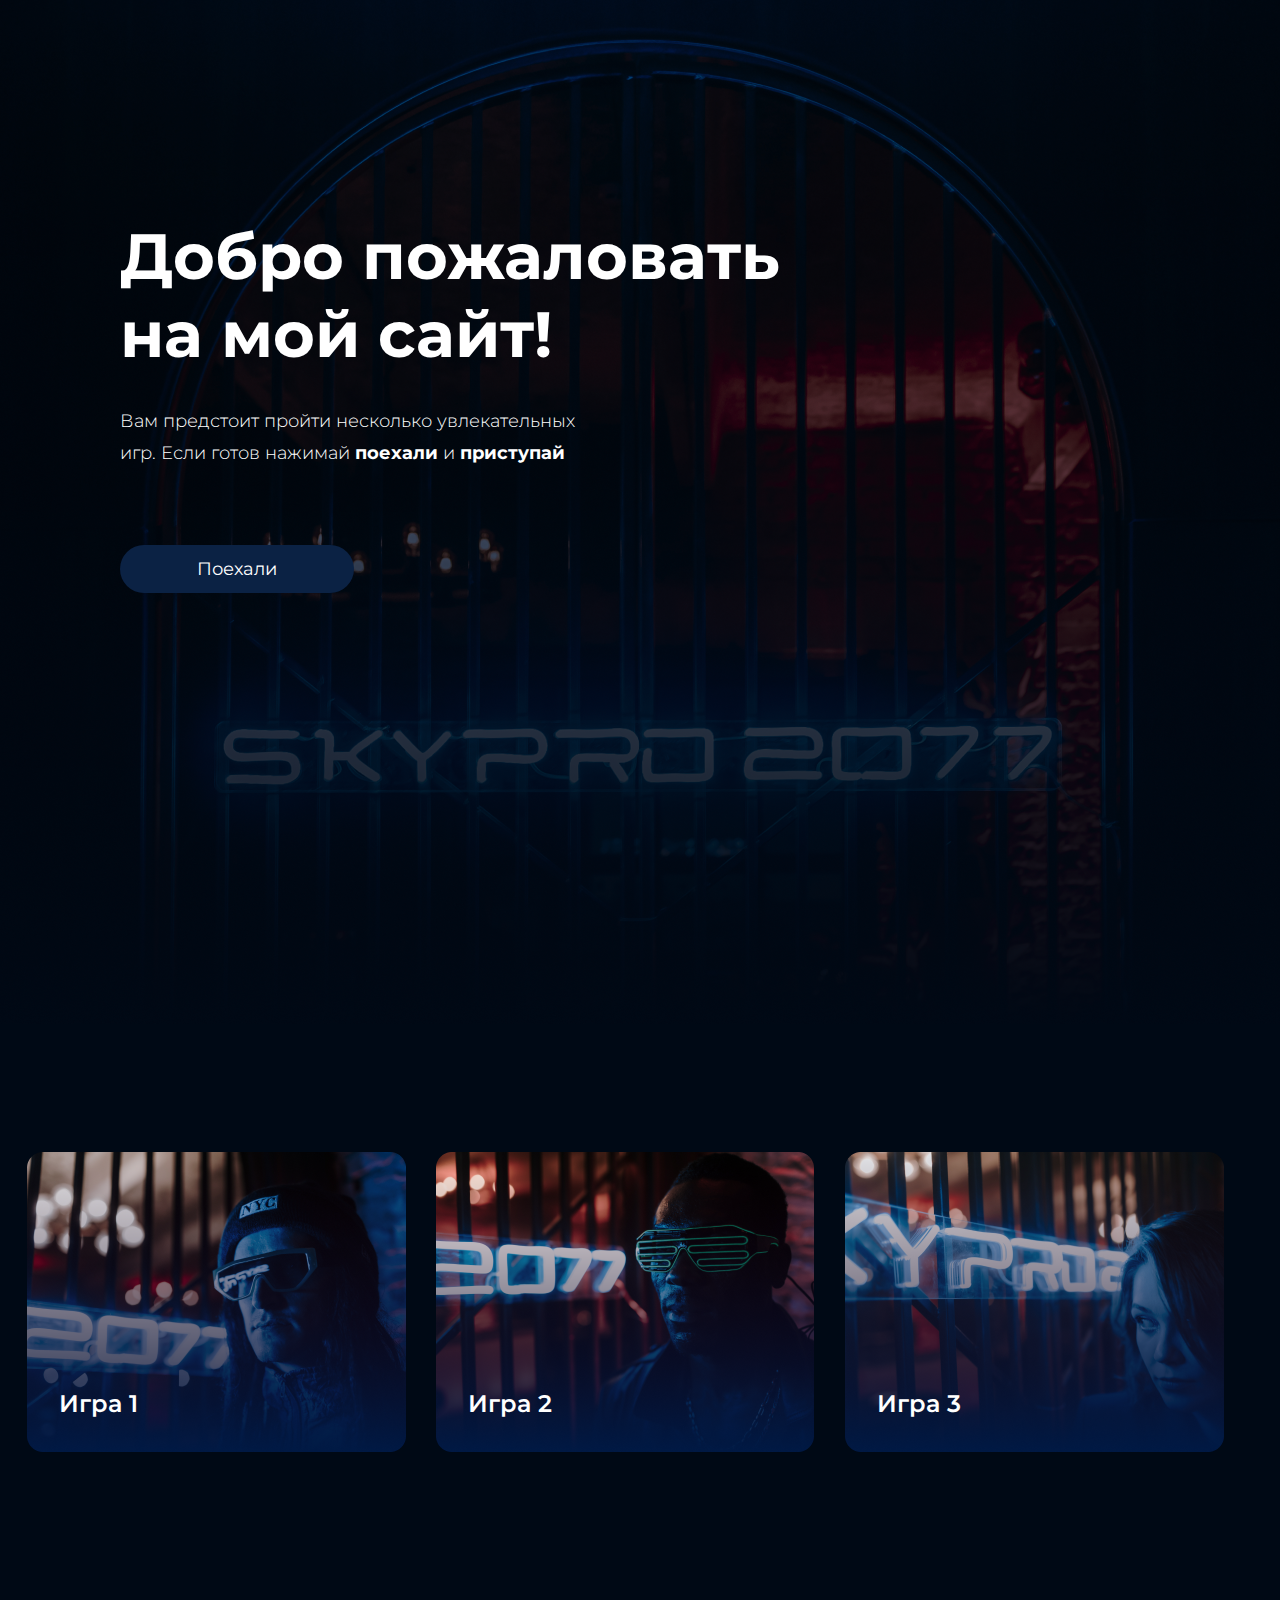
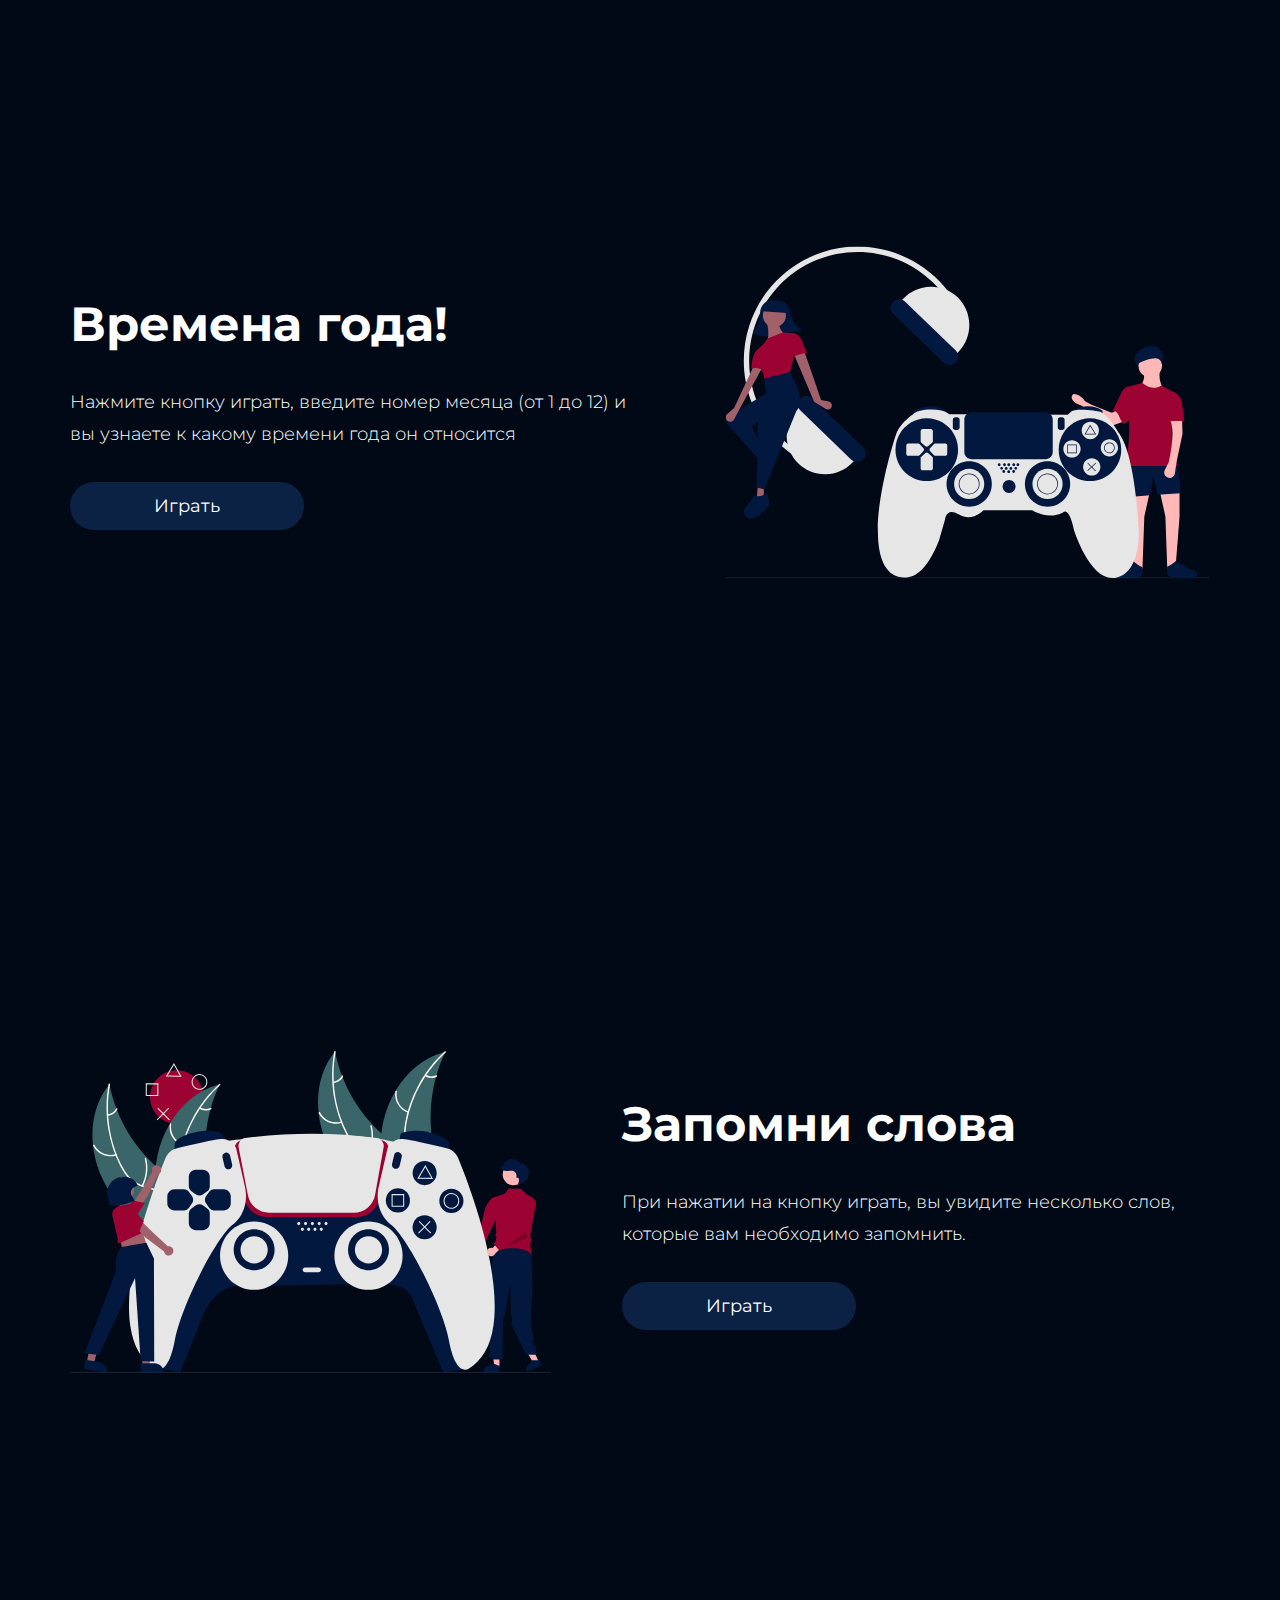
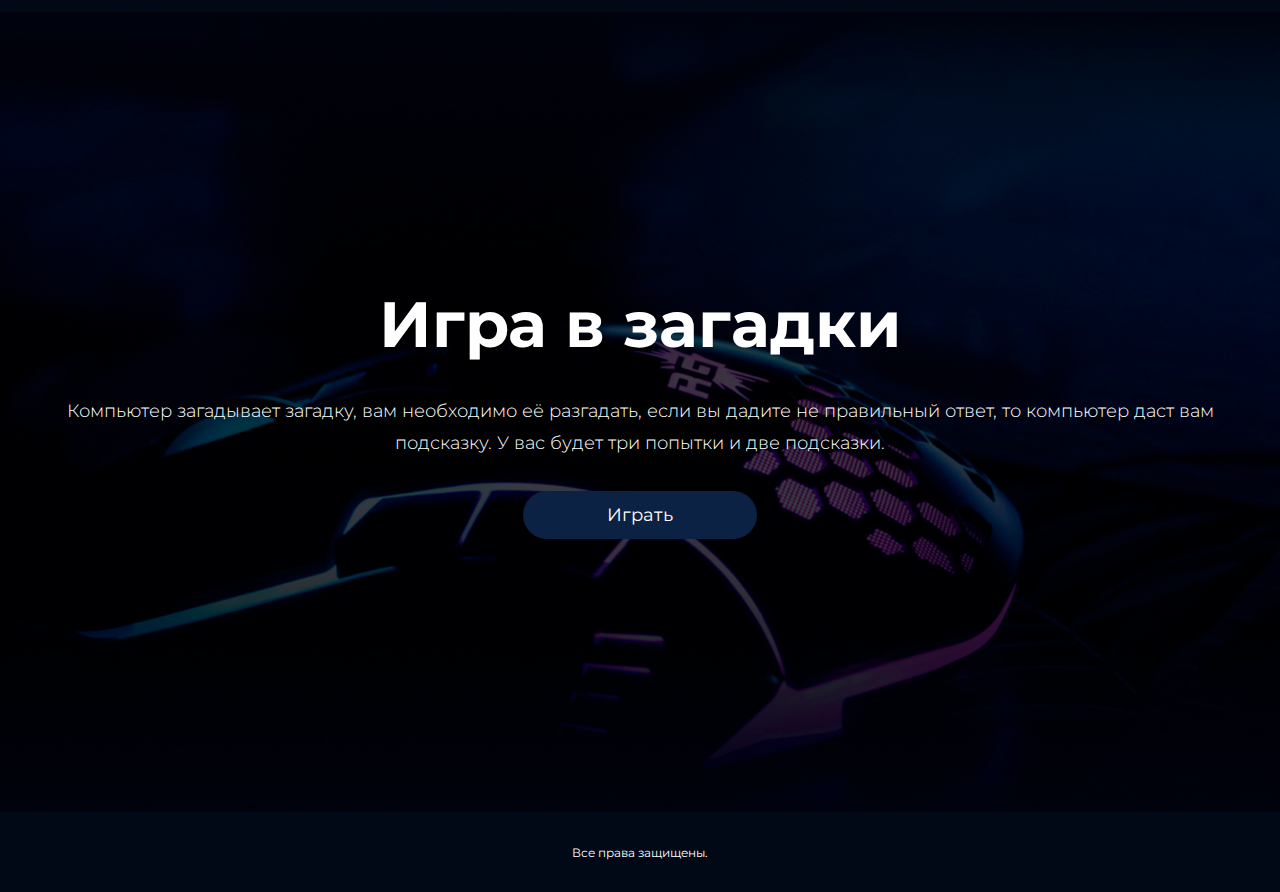
<file: index.html>
<!DOCTYPE html>
<html lang="en">
<head>
  <meta charset="UTF-8">
  <meta http-equiv="X-UA-Compatible" content="IE=edge">
  <meta name="viewport" content="width=device-width, initial-scale=1.0">
  <title>Document</title>
  <link rel="stylesheet" href="style.css">
  <link rel="stylesheet" href="https://fonts.googleapis.com/css2?family=Montserrat">
  <script defer src="script.js"></script>
</head>
<body>
  <header class="header">
    <h1 class="title title_place_header">Добро пожаловать<br>на мой сайт!</h1>
    <h4 class="subtitle subtitle_place_header">
      Вам предстоит пройти несколько увлекательных игр. Если готов нажимай <span class="header__span">поехали</span> и <span class="header__span">приступай</span>
    </h4>
    <a href="#" class="button button_place_header">
      <p class="button__text">Поехали</p>
    </a>
  </header>
  <main class="main">
    <a href="#game1" class="card">
      <img src="images/game1.png" alt="game1" class="card__image">
      <p class="card__text">Игра 1</p>
    </a>
    <a href="#game2" class="card">
      <img src="images/game2.png" alt="game2" class="card__image">
      <p class="card__text">Игра 2</p>
    </a>
    <a href="#game3" class="card">
      <img src="images/game3.png" alt="game3" class="card__image">
      <p class="card__text">Игра 3</p>
    </a>
  </main>
  <section id="game1" class="game-section game-section_number_first">
    <div class="act-text">
      <h1 class="title title_place_game-one">Времена года!</h1>
      <p class="subtitle subtitle_place_game-one">Нажмите кнопку играть, введите номер месяца (от 1 до 12) и вы узнаете к какому времени года он относится</p> 
      <a  onclick="gameOne(months, yearTimes);" class="button button_place_game-one">
        <p class="button__text">Играть</p>
      </a>
    </div>
    <img src="images/videogame1.svg" alt="videogame1" class="game-section__image game-section__image_place_one">
  </section>
  <section id="game2" class="game-section game-section_number_second">
    <div class="act-text">
      <h1 class="title title_place_game-two">Запомни слова</h1>
      <p class="subtitle subtitle_place_game-two">При нажатии на кнопку играть, вы увидите несколько слов, которые вам необходимо запомнить.</p> 
      <a  onclick="gameTwo(wordArr);" class="button button_place_game-two">
        <p class="button__text">Играть</p>
      </a>
  </div>
    <img src="images/videogame2.svg" alt="videogame2" class="game-section__image game-section__image_place_two">
  </section>
  <section id="game3" class="game-section game-section_number_third">
    <div class="act-text">
      <h1 class="title title_place_game-three">Игра в загадки</h1>
      <p class="subtitle subtitle_place_game-three">Компьютер загадывает загадку, вам необходимо её разгадать, если вы дадите не правильный ответ, то компьютер даст вам подсказку. У вас будет три попытки и две подсказки.</p> 
      <a  onclick="gameThree(helper);" class="button button_place_game-three">
        <p class="button__text">Играть</p>
      </a>
    </div>
    
  </section>
  <footer class="footer">
    <p class="footer__text">
      Все права защищены.
    </p>

  </footer>
</body>
</html>
</file>
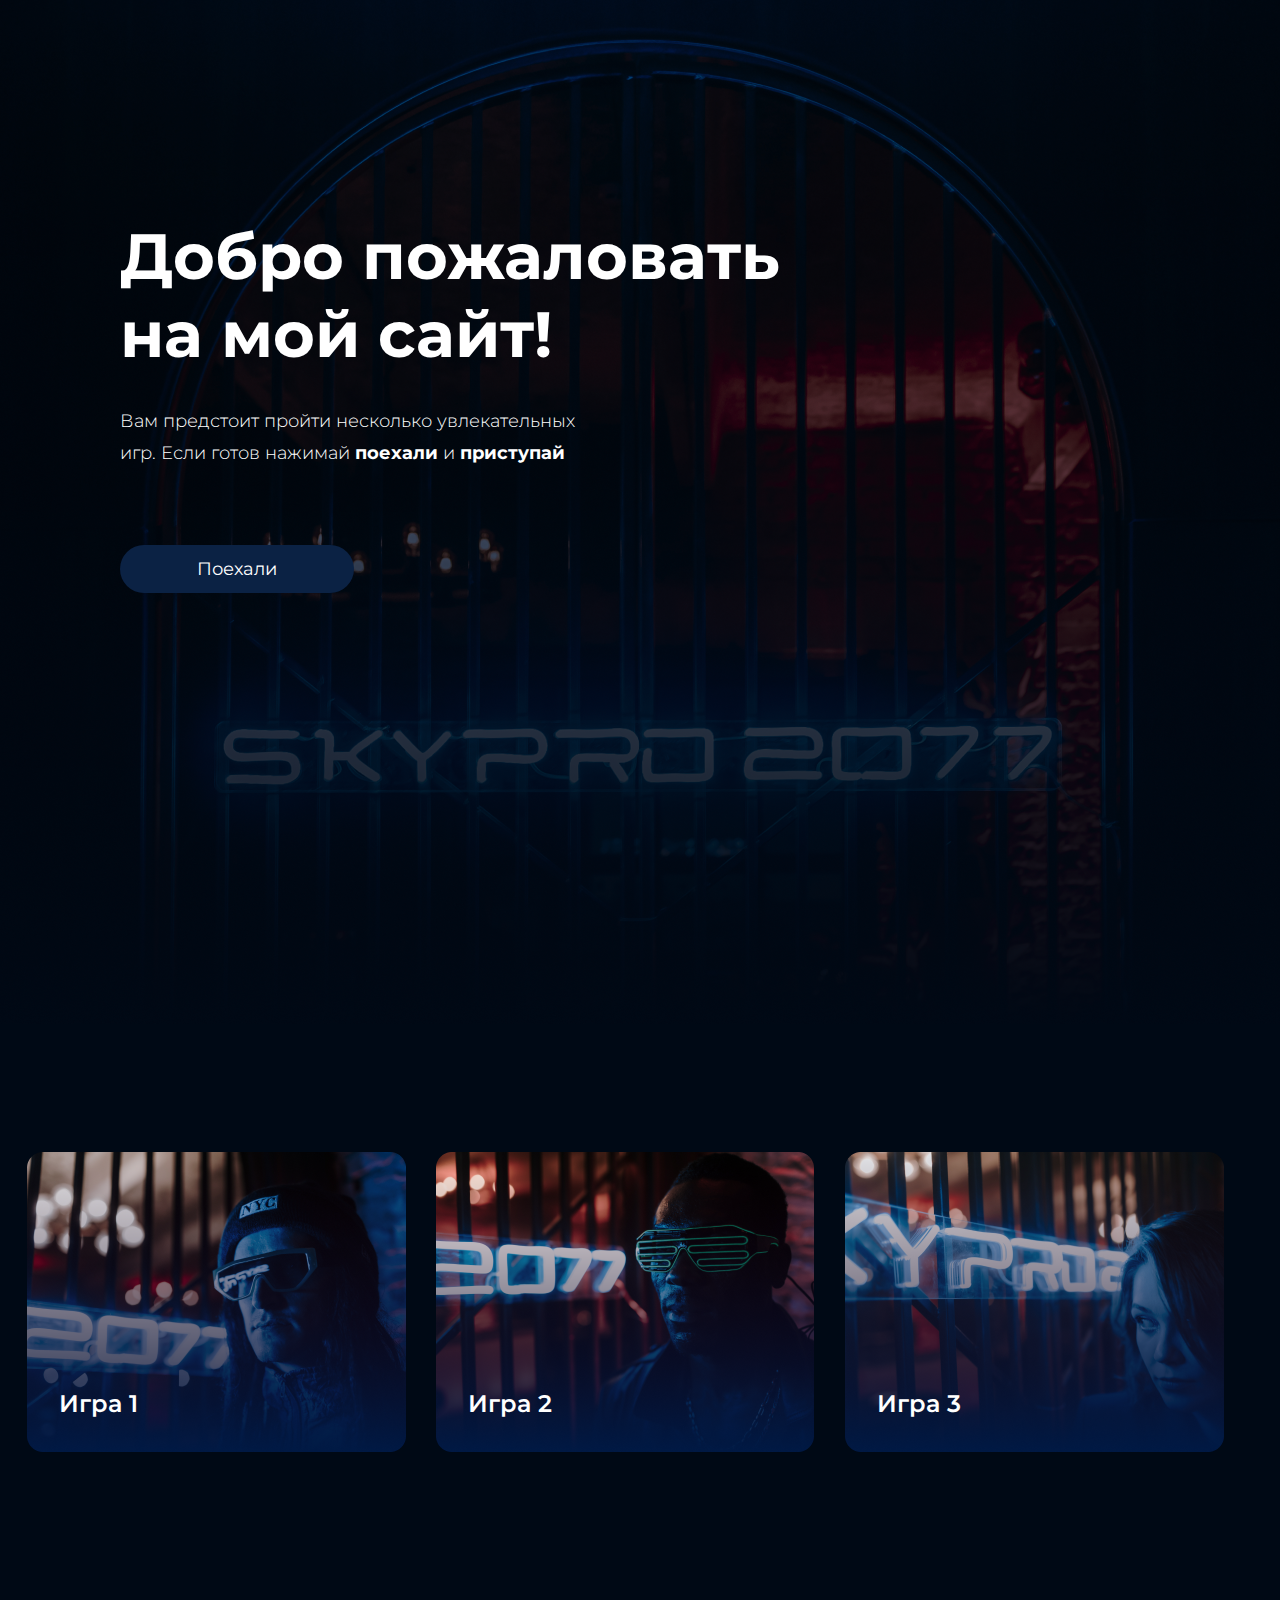
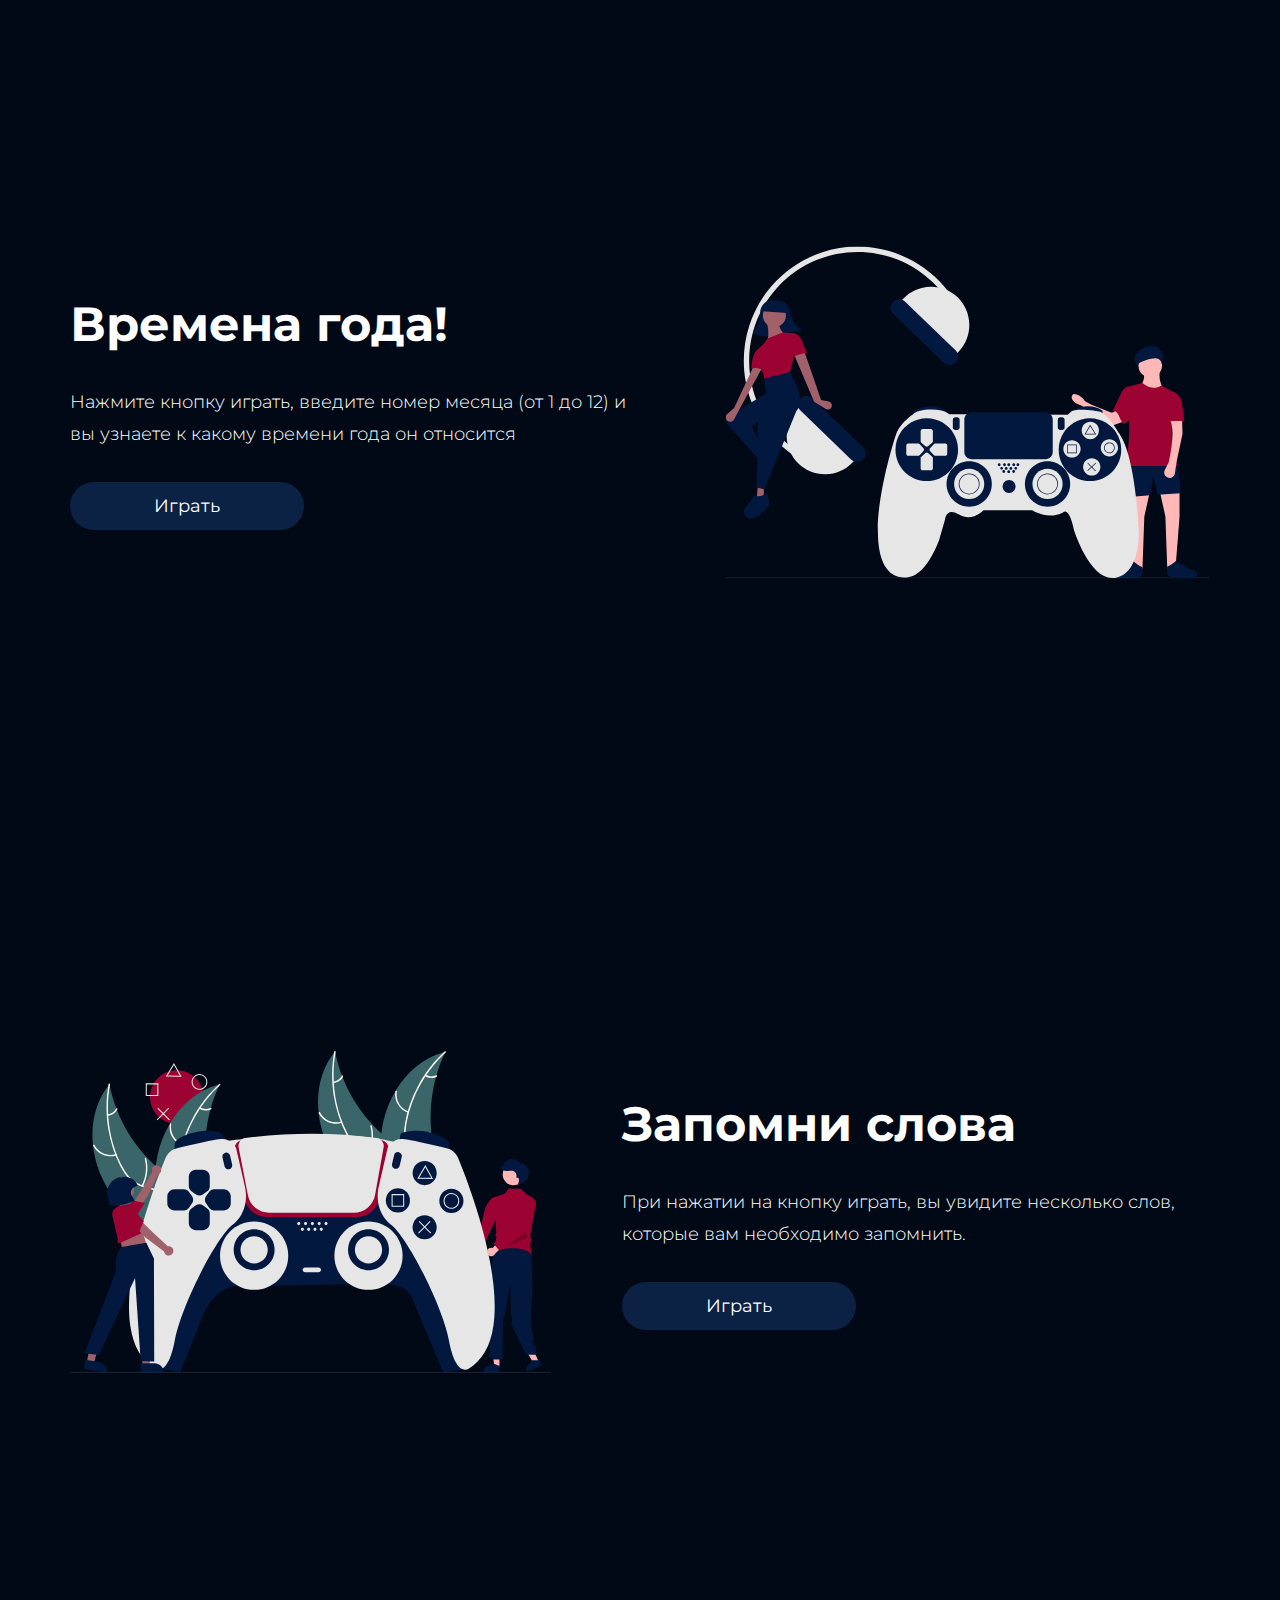
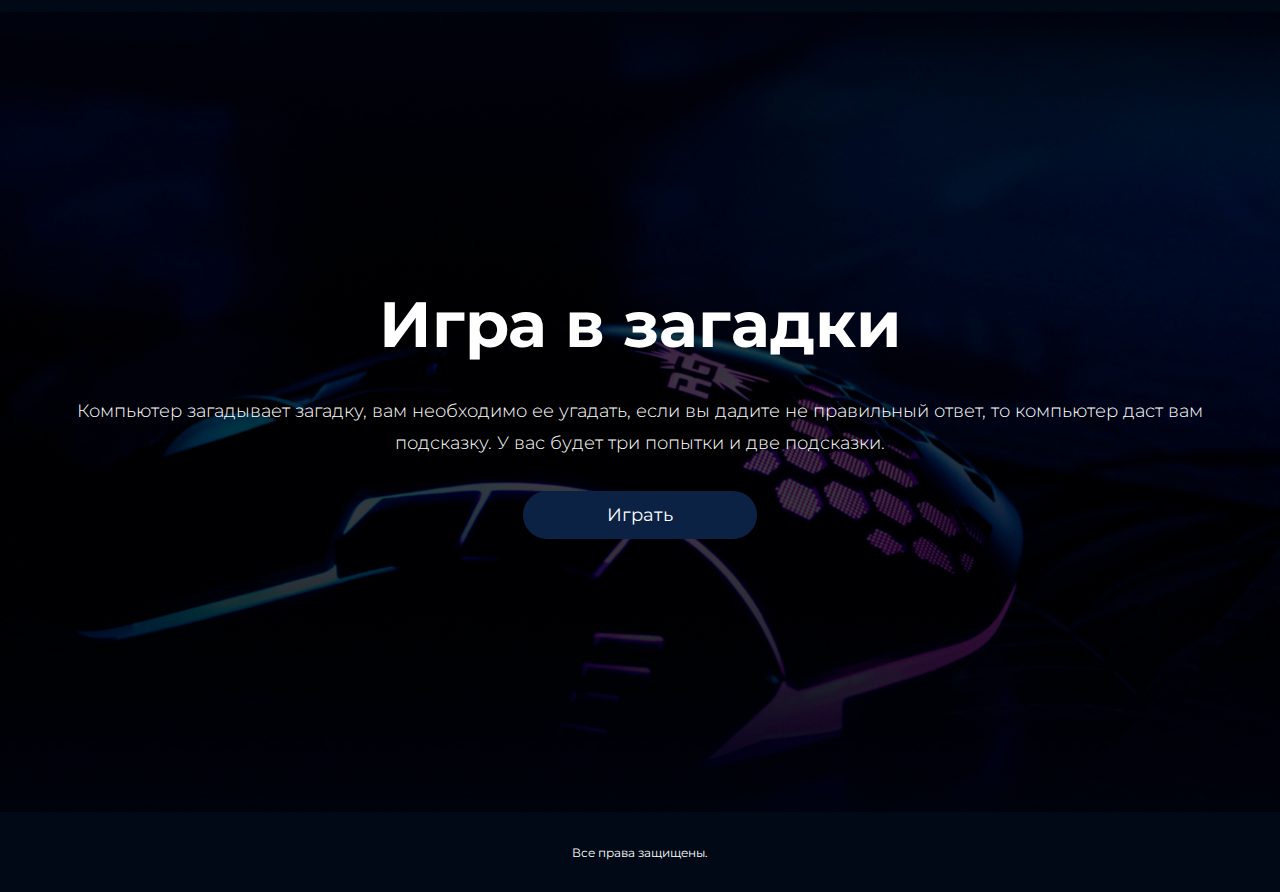
<file: intex.html>
<!DOCTYPE html>
<html lang="en">
<head>
  <meta charset="UTF-8">
  <meta http-equiv="X-UA-Compatible" content="IE=edge">
  <meta name="viewport" content="width=device-width, initial-scale=1.0">
  <title>Document</title>
  <link rel="stylesheet" href="style.css">
  <link rel="stylesheet" href="https://fonts.googleapis.com/css2?family=Montserrat">
  <script defer src="script.js"></script>
</head>
<body>
  <header class="header">
    <h1 class="title title_place_header">Добро пожаловать<br>на мой сайт!</h1>
    <h4 class="subtitle subtitle_place_header">
      Вам предстоит пройти несколько увлекательных игр. Если готов нажимай <span class="header__span">поехали</span> и <span class="header__span">приступай</span>
    </h4>
    <a href="#" class="button button_place_header">
      <p class="button__text">Поехали</p>
    </a>
  </header>
  <main class="main">
    <a href="#game1" class="card">
      <img src="images/game1.png" alt="game1" class="card__image">
      <p class="card__text">Игра 1</p>
    </a>
    <a href="#game2" class="card">
      <img src="images/game2.png" alt="game2" class="card__image">
      <p class="card__text">Игра 2</p>
    </a>
    <a href="#game3" class="card">
      <img src="images/game3.png" alt="game3" class="card__image">
      <p class="card__text">Игра 3</p>
    </a>
  </main>
  <section id="game1" class="game-section game-section_number_first">
    <div class="act-text">
      <h1 class="title title_place_game-one">Времена года!</h1>
      <p class="subtitle subtitle_place_game-one">Нажмите кнопку играть, введите номер месяца (от 1 до 12) и вы узнаете к какому времени года он относится</p> 
      <a  onclick="gameOne(months, yearTimes);" class="button button_place_game-one">
        <p class="button__text">Играть</p>
      </a>
    </div>
    <img src="images/videogame1.svg" alt="videogame1" class="game-section__image game-section__image_place_one">
  </section>
  <section id="game2" class="game-section game-section_number_second">
    <div class="act-text">
      <h1 class="title title_place_game-two">Запомни слова</h1>
      <p class="subtitle subtitle_place_game-two">При нажатии на кнопку играть, вы увидите несколько слов, которые вам необходимо запомнить.</p> 
      <a  onclick="gameTwo(wordArr);" class="button button_place_game-two">
        <p class="button__text">Играть</p>
      </a>
  </div>
    <img src="images/videogame2.svg" alt="videogame2" class="game-section__image game-section__image_place_two">
  </section>
  <section id="game3" class="game-section game-section_number_third">
    <div class="act-text">
      <h1 class="title title_place_game-three">Игра в загадки</h1>
      <p class="subtitle subtitle_place_game-three">Компьютер загадывает загадку, вам необходимо ее угадать, если вы дадите не правильный ответ, то компьютер даст вам подсказку. У вас будет три попытки и две подсказки.</p> 
      <a  onclick="gameThree(helper);" class="button button_place_game-three">
        <p class="button__text">Играть</p>
      </a>
    </div>
  </section>
  <footer class="footer">
    <p class="footer__text">
      Все права защищены.
    </p>

  </footer>
</body>
</html>
</file>
<file: style.css>
* {
  margin: 0;
  padding: 0;
}

body {
  font-family: 'Montserrat';
}

.header {
  height: 1024px;
  background-image: url(images/background.png);
  background-position: center;
  background-size: cover;
  display: flex;
  flex-direction: column;

}

.title {
  color:white;
  font-weight: 700;
  font-size: 64px;
  line-height: 78px;
  margin-bottom: 32px ;
}

.title_place_header {
 margin-top: 217px;
 margin-left: 120px;
}

.subtitle {
  color: white;
  font-weight: 300;
  font-size: 18px;
  line-height: 32px;
  margin-bottom: 32px;

}

.subtitle_place_header {
  max-width: 481px;
  margin-left: 120px;
}

.header__span { 
  font-weight: 700;
}

.button { 
  display: flex;
  justify-content: center;
  align-items: center;
  background-color: #0b2244;
  width: 234px;
  height: 48px;
  text-decoration: none;
  border-radius: 30px;
  transition: box-shadow .5s ease;
}

.button_place_header {
  margin-top: 44px;
  margin-left: 120px;
}

.button:hover {
  box-shadow: 0 0 7px white;
  cursor: pointer;
}

.button__text {
  color: white;
  font-weight: 400;
  font-size: 18px;
  line-height: 22px;
}


.main {
  background-color: #000915;
  display: flex;
  justify-content: center;
  align-items: center;
  flex-wrap: wrap;
  padding-top: 128px;
  padding-bottom: 128px ;
}

.card {
  position: relative;
  width: 379px;
  height: 300px;
  border-radius: 16px;
  margin-bottom: 32px;
  margin-right:30px;
  transition: box-shadow .4s ease;
}

.card:hover {
  box-shadow: 0 0 10px #0b2244;
}



.card__image {
  position: relative;
}

.card__text {
  position: absolute;
  left: 32px;
  bottom: 32px;
  color: white;
  font-weight: 600;
  font-size: 24px;
  line-height: 32px;
}

.game-section {
  height: 800px;
  background-color: #000915;
  position: relative;
  display: flex;
  flex-direction: row;
  justify-content: space-evenly;
  align-items: center;
}

.act-text {
  display: flex;
  flex-direction: column;

}

.title_place_game-one {
  margin-bottom: 32px;
  font-size: 48px;
  line-height: 59px;
}

.subtitle_place_game-one {
  max-width: 584px;
  font-size: 18px;
  line-height: 32px;
  
}


.game-section__image_place_one {
  width: 485px;
  height: 333px;
}


.title_place_game-two {
  width: 396px;
  font-size: 48px;
  line-height: 59px;
}

.subtitle_place_game-two {
  max-width: 588px;

}



.game-section_number_second {
  flex-direction: row-reverse;
}

.title_place_game-three {
  text-align: center;
  
}

.subtitle_place_game-three {
  max-width: 1200px;
  text-align: center;
  margin-bottom: 32px;
}

.button_place_game-three {
  align-self: center;
}

.game-section_number_third {
  background-image: url(images/background2.png);
  background-size: cover;
  background-position: center;
  background-repeat: no-repeat;
  overflow:hidden;

}


.footer {
  display: flex;
  justify-content: center;
  align-items: center;
  height: 80px;
  background-color: #000915;

}

.footer__text {
  color: white;
  font-weight: 400;
  font-size: 12px;
  line-height: 15px;
}

@media (max-width:768px){
  
  
  .header { 
    display: flex;
    flex-direction: column;
    height: 735px;
    background-image: url(images/backgroundiphone.png);
    background-repeat: no-repeat;
    
  }
  .title {
    margin-bottom: 20px;
    color:white;
    font-size: 32px;
    line-height: 39px;
    text-align: center;
    margin: 238px auto 0;
  }

  .subtitle {
    max-width: 343px;
    font-size: 14px;
    line-height: 22px;
    text-align: center;
    margin: 32px auto 0;
  }
  .button {
    margin: 32px auto 64px;
  }

  .main {
    height: 1221px;
  }

  .card {
    width: 343px;
    margin: 0;
    overflow: hidden;
  }

  .game-section {
    display: flex;
    flex-direction: column;
    justify-content: center;
    align-items: center;
  }
  .game-section__image { 
    max-width: 344px;
  }

}
</file>
